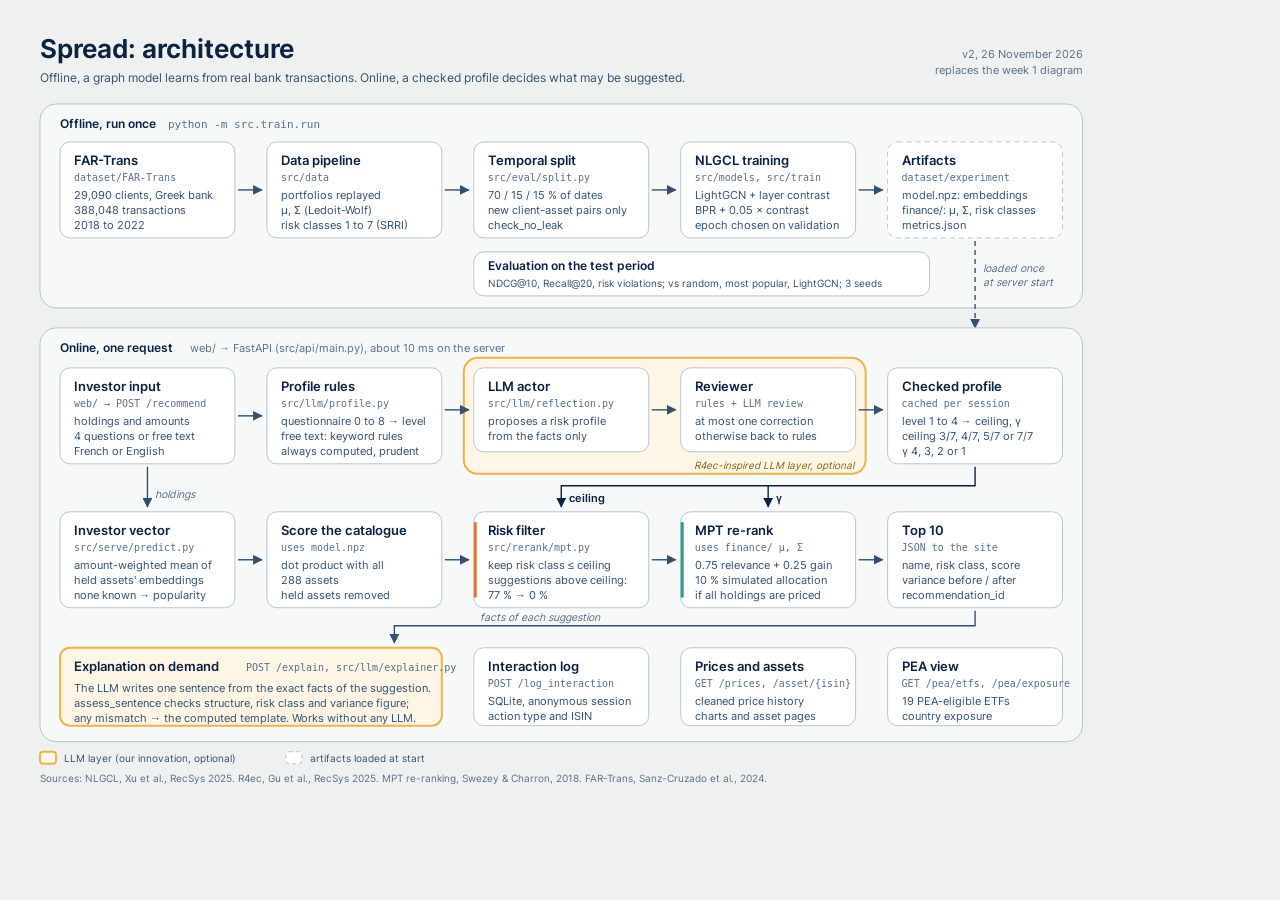
<file: docs/architecture.html>
<!doctype html>
<!-- Source of docs/Finance_Recommendation_Architecture.pdf. Generated; edit the numbers here, then print to PDF
     (A4 landscape, no margins), e.g. msedge --headless --print-to-pdf=docs/Finance_Recommendation_Architecture.pdf -->
<html lang="en"><head><meta charset="utf-8"><title>Spread: architecture</title>
<style>
@font-face { font-family: "Inter"; font-weight: 100 900; src: url("../web/fonts/inter-latin.woff2") format("woff2"); }
@font-face { font-family: "Inter"; font-weight: 100 900; src: url("../web/fonts/inter-latin-ext.woff2") format("woff2");
  unicode-range: U+0100-024F, U+1E00-1EFF, U+2020, U+20A0-20AB, U+20AD-20CF; }
@font-face { font-family: "Inter"; font-weight: 100 900; src: url("../web/fonts/inter-greek.woff2") format("woff2");
  unicode-range: U+0370-03FF; }
@page { size: A4 landscape; margin: 0; }
html, body { margin: 0; background: #EEF1F0; }
svg { display: block; width: 297mm; height: 210mm; }
</style></head><body>
<svg xmlns="http://www.w3.org/2000/svg" viewBox="0 0 1123 794" width="1123" height="794" font-family="Inter, 'Segoe UI', sans-serif"><defs><marker id="head" viewBox="0 0 10 10" refX="9" refY="5" markerWidth="7" markerHeight="7" orient="auto-start-reverse"><path d="M0 0 L10 5 L0 10 z" fill="context-stroke"/></marker></defs><rect width="1123" height="794" fill="#EEF1F0"/><text x="40" y="58" font-size="26" font-weight="650" fill="#0C2340" text-anchor="start">Spread: architecture</text><text x="40" y="82" font-size="12.5" font-weight="400" fill="#34506E" text-anchor="start">Offline, a graph model learns from real bank transactions. Online, a checked profile decides what may be suggested.</text><text x="1083" y="58" font-size="11" font-weight="400" fill="#5A7088" text-anchor="end">v2, 26 November 2026</text><text x="1083" y="74" font-size="11" font-weight="400" fill="#5A7088" text-anchor="end">replaces the week 1 diagram</text><rect x="40" y="104" width="1043" height="204" rx="16" fill="#F7F9F9" stroke="#B7C4CE"/><text x="60" y="128" font-size="12.5" font-weight="600" fill="#0C2340" text-anchor="start">Offline, run once</text><text x="168" y="128" font-size="11" font-weight="400" fill="#5A7088" text-anchor="start" font-family="Consolas, 'Cascadia Mono', monospace">python -m src.train.run</text><rect x="60" y="142" width="175" height="96" rx="10" fill="#FFFFFF" stroke="#B7C4CE" stroke-width="1"/><text x="74" y="165" font-size="13.5" font-weight="600" fill="#0C2340" text-anchor="start">FAR-Trans</text><text x="74" y="181" font-size="10" font-weight="400" fill="#5A7088" text-anchor="start" font-family="Consolas, 'Cascadia Mono', monospace">dataset/FAR-Trans</text><text x="74" y="199" font-size="11" font-weight="400" fill="#34506E" text-anchor="start">29,090 clients, Greek bank</text><text x="74" y="214" font-size="11" font-weight="400" fill="#34506E" text-anchor="start">388,048 transactions</text><text x="74" y="229" font-size="11" font-weight="400" fill="#34506E" text-anchor="start">2018 to 2022</text><rect x="267" y="142" width="175" height="96" rx="10" fill="#FFFFFF" stroke="#B7C4CE" stroke-width="1"/><text x="281" y="165" font-size="13.5" font-weight="600" fill="#0C2340" text-anchor="start">Data pipeline</text><text x="281" y="181" font-size="10" font-weight="400" fill="#5A7088" text-anchor="start" font-family="Consolas, 'Cascadia Mono', monospace">src/data</text><text x="281" y="199" font-size="11" font-weight="400" fill="#34506E" text-anchor="start">portfolios replayed</text><text x="281" y="214" font-size="11" font-weight="400" fill="#34506E" text-anchor="start">μ, Σ (Ledoit-Wolf)</text><text x="281" y="229" font-size="11" font-weight="400" fill="#34506E" text-anchor="start">risk classes 1 to 7 (SRRI)</text><rect x="474" y="142" width="175" height="96" rx="10" fill="#FFFFFF" stroke="#B7C4CE" stroke-width="1"/><text x="488" y="165" font-size="13.5" font-weight="600" fill="#0C2340" text-anchor="start">Temporal split</text><text x="488" y="181" font-size="10" font-weight="400" fill="#5A7088" text-anchor="start" font-family="Consolas, 'Cascadia Mono', monospace">src/eval/split.py</text><text x="488" y="199" font-size="11" font-weight="400" fill="#34506E" text-anchor="start">70 / 15 / 15 % of dates</text><text x="488" y="214" font-size="11" font-weight="400" fill="#34506E" text-anchor="start">new client-asset pairs only</text><text x="488" y="229" font-size="11" font-weight="400" fill="#34506E" text-anchor="start">check_no_leak</text><rect x="681" y="142" width="175" height="96" rx="10" fill="#FFFFFF" stroke="#B7C4CE" stroke-width="1"/><text x="695" y="165" font-size="13.5" font-weight="600" fill="#0C2340" text-anchor="start">NLGCL training</text><text x="695" y="181" font-size="10" font-weight="400" fill="#5A7088" text-anchor="start" font-family="Consolas, 'Cascadia Mono', monospace">src/models, src/train</text><text x="695" y="199" font-size="11" font-weight="400" fill="#34506E" text-anchor="start">LightGCN + layer contrast</text><text x="695" y="214" font-size="11" font-weight="400" fill="#34506E" text-anchor="start">BPR + 0.05 × contrast</text><text x="695" y="229" font-size="11" font-weight="400" fill="#34506E" text-anchor="start">epoch chosen on validation</text><rect x="888" y="142" width="175" height="96" rx="10" fill="#FFFFFF" stroke="#B7C4CE" stroke-width="1" stroke-dasharray="5 4"/><text x="902" y="165" font-size="13.5" font-weight="600" fill="#0C2340" text-anchor="start">Artifacts</text><text x="902" y="181" font-size="10" font-weight="400" fill="#5A7088" text-anchor="start" font-family="Consolas, 'Cascadia Mono', monospace">dataset/experiment</text><text x="902" y="199" font-size="11" font-weight="400" fill="#34506E" text-anchor="start">model.npz: embeddings</text><text x="902" y="214" font-size="11" font-weight="400" fill="#34506E" text-anchor="start">finance/: μ, Σ, risk classes</text><text x="902" y="229" font-size="11" font-weight="400" fill="#34506E" text-anchor="start">metrics.json</text><path d="M238 190 L262 190" fill="none" stroke="#34506E" stroke-width="1.4" marker-end="url(#head)"/><path d="M445 190 L469 190" fill="none" stroke="#34506E" stroke-width="1.4" marker-end="url(#head)"/><path d="M652 190 L676 190" fill="none" stroke="#34506E" stroke-width="1.4" marker-end="url(#head)"/><path d="M859 190 L883 190" fill="none" stroke="#34506E" stroke-width="1.4" marker-end="url(#head)"/><rect x="474" y="252" width="456" height="44" rx="10" fill="#FFFFFF" stroke="#B7C4CE"/><text x="488" y="270" font-size="12" font-weight="600" fill="#0C2340" text-anchor="start">Evaluation on the test period</text><text x="488" y="287" font-size="10.5" font-weight="400" fill="#34506E" text-anchor="start">NDCG@10, Recall@20, risk violations; vs random, most popular, LightGCN; 3 seeds</text><path d="M975.5 241 L975.5 328" fill="none" stroke="#34506E" stroke-width="1.4" stroke-dasharray="5 4" marker-end="url(#head)"/><text x="983.5" y="272" font-size="10.5" font-weight="400" fill="#5A7088" text-anchor="start" font-style="italic">loaded once</text><text x="983.5" y="286" font-size="10.5" font-weight="400" fill="#5A7088" text-anchor="start" font-style="italic">at server start</text><rect x="40" y="328" width="1043" height="414" rx="16" fill="#F7F9F9" stroke="#B7C4CE"/><text x="60" y="352" font-size="12.5" font-weight="600" fill="#0C2340" text-anchor="start">Online, one request</text><text x="190" y="352" font-size="11" font-weight="400" fill="#5A7088" text-anchor="start">web/ → FastAPI (src/api/main.py), about 10 ms on the server</text><rect x="60" y="368" width="175" height="96" rx="10" fill="#FFFFFF" stroke="#B7C4CE" stroke-width="1"/><text x="74" y="391" font-size="13.5" font-weight="600" fill="#0C2340" text-anchor="start">Investor input</text><text x="74" y="407" font-size="10" font-weight="400" fill="#5A7088" text-anchor="start" font-family="Consolas, 'Cascadia Mono', monospace">web/ → POST /recommend</text><text x="74" y="425" font-size="11" font-weight="400" fill="#34506E" text-anchor="start">holdings and amounts</text><text x="74" y="440" font-size="11" font-weight="400" fill="#34506E" text-anchor="start">4 questions or free text</text><text x="74" y="455" font-size="11" font-weight="400" fill="#34506E" text-anchor="start">French or English</text><rect x="267" y="368" width="175" height="96" rx="10" fill="#FFFFFF" stroke="#B7C4CE" stroke-width="1"/><text x="281" y="391" font-size="13.5" font-weight="600" fill="#0C2340" text-anchor="start">Profile rules</text><text x="281" y="407" font-size="10" font-weight="400" fill="#5A7088" text-anchor="start" font-family="Consolas, 'Cascadia Mono', monospace">src/llm/profile.py</text><text x="281" y="425" font-size="11" font-weight="400" fill="#34506E" text-anchor="start">questionnaire 0 to 8 → level</text><text x="281" y="440" font-size="11" font-weight="400" fill="#34506E" text-anchor="start">free text: keyword rules</text><text x="281" y="455" font-size="11" font-weight="400" fill="#34506E" text-anchor="start">always computed, prudent</text><rect x="464" y="358" width="402" height="116" rx="14" fill="#FDF6E7" stroke="#E9B44C" stroke-width="2"/><text x="854" y="469" font-size="10" font-weight="400" fill="#8A6414" text-anchor="end" font-style="italic">R4ec-inspired LLM layer, optional</text><rect x="474" y="368" width="175" height="84" rx="10" fill="#FFFFFF" stroke="#B7C4CE" stroke-width="1"/><text x="488" y="391" font-size="13.5" font-weight="600" fill="#0C2340" text-anchor="start">LLM actor</text><text x="488" y="407" font-size="10" font-weight="400" fill="#5A7088" text-anchor="start" font-family="Consolas, 'Cascadia Mono', monospace">src/llm/reflection.py</text><text x="488" y="425" font-size="11" font-weight="400" fill="#34506E" text-anchor="start">proposes a risk profile</text><text x="488" y="440" font-size="11" font-weight="400" fill="#34506E" text-anchor="start">from the facts only</text><rect x="681" y="368" width="175" height="84" rx="10" fill="#FFFFFF" stroke="#B7C4CE" stroke-width="1"/><text x="695" y="391" font-size="13.5" font-weight="600" fill="#0C2340" text-anchor="start">Reviewer</text><text x="695" y="407" font-size="10" font-weight="400" fill="#5A7088" text-anchor="start" font-family="Consolas, 'Cascadia Mono', monospace">rules + LLM review</text><text x="695" y="425" font-size="11" font-weight="400" fill="#34506E" text-anchor="start">at most one correction</text><text x="695" y="440" font-size="11" font-weight="400" fill="#34506E" text-anchor="start">otherwise back to rules</text><rect x="888" y="368" width="175" height="96" rx="10" fill="#FFFFFF" stroke="#B7C4CE" stroke-width="1"/><text x="902" y="391" font-size="13.5" font-weight="600" fill="#0C2340" text-anchor="start">Checked profile</text><text x="902" y="407" font-size="10" font-weight="400" fill="#5A7088" text-anchor="start" font-family="Consolas, 'Cascadia Mono', monospace">cached per session</text><text x="902" y="425" font-size="11" font-weight="400" fill="#34506E" text-anchor="start">level 1 to 4 → ceiling, γ</text><text x="902" y="440" font-size="11" font-weight="400" fill="#34506E" text-anchor="start">ceiling 3/7, 4/7, 5/7 or 7/7</text><text x="902" y="455" font-size="11" font-weight="400" fill="#34506E" text-anchor="start">γ 4, 3, 2 or 1</text><path d="M238 416 L262 416" fill="none" stroke="#34506E" stroke-width="1.4" marker-end="url(#head)"/><path d="M445 410 L469 410" fill="none" stroke="#34506E" stroke-width="1.4" marker-end="url(#head)"/><path d="M652 410 L676 410" fill="none" stroke="#34506E" stroke-width="1.4" marker-end="url(#head)"/><path d="M859 410 L883 410" fill="none" stroke="#34506E" stroke-width="1.4" marker-end="url(#head)"/><rect x="60" y="512" width="175" height="96" rx="10" fill="#FFFFFF" stroke="#B7C4CE" stroke-width="1"/><text x="74" y="535" font-size="13.5" font-weight="600" fill="#0C2340" text-anchor="start">Investor vector</text><text x="74" y="551" font-size="10" font-weight="400" fill="#5A7088" text-anchor="start" font-family="Consolas, 'Cascadia Mono', monospace">src/serve/predict.py</text><text x="74" y="569" font-size="11" font-weight="400" fill="#34506E" text-anchor="start">amount-weighted mean of</text><text x="74" y="584" font-size="11" font-weight="400" fill="#34506E" text-anchor="start">held assets&#x27; embeddings</text><text x="74" y="599" font-size="11" font-weight="400" fill="#34506E" text-anchor="start">none known → popularity</text><rect x="267" y="512" width="175" height="96" rx="10" fill="#FFFFFF" stroke="#B7C4CE" stroke-width="1"/><text x="281" y="535" font-size="13.5" font-weight="600" fill="#0C2340" text-anchor="start">Score the catalogue</text><text x="281" y="551" font-size="10" font-weight="400" fill="#5A7088" text-anchor="start" font-family="Consolas, 'Cascadia Mono', monospace">uses model.npz</text><text x="281" y="569" font-size="11" font-weight="400" fill="#34506E" text-anchor="start">dot product with all</text><text x="281" y="584" font-size="11" font-weight="400" fill="#34506E" text-anchor="start">288 assets</text><text x="281" y="599" font-size="11" font-weight="400" fill="#34506E" text-anchor="start">held assets removed</text><rect x="474" y="512" width="175" height="96" rx="10" fill="#FFFFFF" stroke="#B7C4CE" stroke-width="1"/><rect x="474" y="522" width="3" height="76" rx="1.5" fill="#E07A3F"/><text x="488" y="535" font-size="13.5" font-weight="600" fill="#0C2340" text-anchor="start">Risk filter</text><text x="488" y="551" font-size="10" font-weight="400" fill="#5A7088" text-anchor="start" font-family="Consolas, 'Cascadia Mono', monospace">src/rerank/mpt.py</text><text x="488" y="569" font-size="11" font-weight="400" fill="#34506E" text-anchor="start">keep risk class ≤ ceiling</text><text x="488" y="584" font-size="11" font-weight="400" fill="#34506E" text-anchor="start">suggestions above ceiling:</text><text x="488" y="599" font-size="11" font-weight="400" fill="#34506E" text-anchor="start">77 % → 0 %</text><rect x="681" y="512" width="175" height="96" rx="10" fill="#FFFFFF" stroke="#B7C4CE" stroke-width="1"/><rect x="681" y="522" width="3" height="76" rx="1.5" fill="#2A9D8F"/><text x="695" y="535" font-size="13.5" font-weight="600" fill="#0C2340" text-anchor="start">MPT re-rank</text><text x="695" y="551" font-size="10" font-weight="400" fill="#5A7088" text-anchor="start" font-family="Consolas, 'Cascadia Mono', monospace">uses finance/ μ, Σ</text><text x="695" y="569" font-size="11" font-weight="400" fill="#34506E" text-anchor="start">0.75 relevance + 0.25 gain</text><text x="695" y="584" font-size="11" font-weight="400" fill="#34506E" text-anchor="start">10 % simulated allocation</text><text x="695" y="599" font-size="11" font-weight="400" fill="#34506E" text-anchor="start">if all holdings are priced</text><rect x="888" y="512" width="175" height="96" rx="10" fill="#FFFFFF" stroke="#B7C4CE" stroke-width="1"/><text x="902" y="535" font-size="13.5" font-weight="600" fill="#0C2340" text-anchor="start">Top 10</text><text x="902" y="551" font-size="10" font-weight="400" fill="#5A7088" text-anchor="start" font-family="Consolas, 'Cascadia Mono', monospace">JSON to the site</text><text x="902" y="569" font-size="11" font-weight="400" fill="#34506E" text-anchor="start">name, risk class, score</text><text x="902" y="584" font-size="11" font-weight="400" fill="#34506E" text-anchor="start">variance before / after</text><text x="902" y="599" font-size="11" font-weight="400" fill="#34506E" text-anchor="start">recommendation_id</text><path d="M238 560 L262 560" fill="none" stroke="#34506E" stroke-width="1.4" marker-end="url(#head)"/><path d="M445 560 L469 560" fill="none" stroke="#34506E" stroke-width="1.4" marker-end="url(#head)"/><path d="M652 560 L676 560" fill="none" stroke="#34506E" stroke-width="1.4" marker-end="url(#head)"/><path d="M859 560 L883 560" fill="none" stroke="#34506E" stroke-width="1.4" marker-end="url(#head)"/><path d="M147.5 467 L147.5 507" fill="none" stroke="#34506E" stroke-width="1.4" marker-end="url(#head)"/><text x="155.5" y="498" font-size="10.5" font-weight="400" fill="#5A7088" text-anchor="start" font-style="italic">holdings</text><path d="M975.5 467 L975.5 486 L768.5 486 L768.5 507" fill="none" stroke="#0C2340" stroke-width="1.4" marker-end="url(#head)"/><path d="M768.5 486 L561.5 486 L561.5 507" fill="none" stroke="#0C2340" stroke-width="1.4" marker-end="url(#head)"/><text x="776.5" y="502" font-size="11" font-weight="600" fill="#0C2340" text-anchor="start">γ</text><text x="569.5" y="502" font-size="11" font-weight="600" fill="#0C2340" text-anchor="start">ceiling</text><rect x="60" y="648" width="382" height="78" rx="10" fill="#FDF6E7" stroke="#E9B44C" stroke-width="2"/><text x="74" y="671" font-size="13.5" font-weight="600" fill="#0C2340" text-anchor="start">Explanation on demand</text><text x="246" y="671" font-size="10" font-weight="400" fill="#5A7088" text-anchor="start" font-family="Consolas, 'Cascadia Mono', monospace">POST /explain, src/llm/explainer.py</text><text x="74" y="692" font-size="11" font-weight="400" fill="#34506E" text-anchor="start">The LLM writes one sentence from the exact facts of the suggestion.</text><text x="74" y="707" font-size="11" font-weight="400" fill="#34506E" text-anchor="start">assess_sentence checks structure, risk class and variance figure;</text><text x="74" y="722" font-size="11" font-weight="400" fill="#34506E" text-anchor="start">any mismatch → the computed template. Works without any LLM.</text><rect x="474" y="648" width="175" height="78" rx="10" fill="#FFFFFF" stroke="#B7C4CE" stroke-width="1"/><text x="488" y="671" font-size="13.5" font-weight="600" fill="#0C2340" text-anchor="start">Interaction log</text><text x="488" y="687" font-size="10" font-weight="400" fill="#5A7088" text-anchor="start" font-family="Consolas, 'Cascadia Mono', monospace">POST /log_interaction</text><text x="488" y="705" font-size="11" font-weight="400" fill="#34506E" text-anchor="start">SQLite, anonymous session</text><text x="488" y="720" font-size="11" font-weight="400" fill="#34506E" text-anchor="start">action type and ISIN</text><rect x="681" y="648" width="175" height="78" rx="10" fill="#FFFFFF" stroke="#B7C4CE" stroke-width="1"/><text x="695" y="671" font-size="13.5" font-weight="600" fill="#0C2340" text-anchor="start">Prices and assets</text><text x="695" y="687" font-size="10" font-weight="400" fill="#5A7088" text-anchor="start" font-family="Consolas, 'Cascadia Mono', monospace">GET /prices, /asset/{isin}</text><text x="695" y="705" font-size="11" font-weight="400" fill="#34506E" text-anchor="start">cleaned price history</text><text x="695" y="720" font-size="11" font-weight="400" fill="#34506E" text-anchor="start">charts and asset pages</text><rect x="888" y="648" width="175" height="78" rx="10" fill="#FFFFFF" stroke="#B7C4CE" stroke-width="1"/><text x="902" y="671" font-size="13.5" font-weight="600" fill="#0C2340" text-anchor="start">PEA view</text><text x="902" y="687" font-size="10" font-weight="400" fill="#5A7088" text-anchor="start" font-family="Consolas, 'Cascadia Mono', monospace">GET /pea/etfs, /pea/exposure</text><text x="902" y="705" font-size="11" font-weight="400" fill="#34506E" text-anchor="start">19 PEA-eligible ETFs</text><text x="902" y="720" font-size="11" font-weight="400" fill="#34506E" text-anchor="start">country exposure</text><path d="M975.5 611 L975.5 626 L394.5 626 L394.5 643" fill="none" stroke="#34506E" stroke-width="1.4" marker-end="url(#head)"/><text x="480" y="621" font-size="10.5" font-weight="400" fill="#5A7088" text-anchor="start" font-style="italic">facts of each suggestion</text><rect x="40" y="752" width="16" height="12" rx="3" fill="#FDF6E7" stroke="#E9B44C" stroke-width="2"/><text x="64" y="762" font-size="10.5" font-weight="400" fill="#34506E" text-anchor="start">LLM layer (our innovation, optional)</text><rect x="286" y="752" width="16" height="12" rx="3" fill="#FFFFFF" stroke="#B7C4CE" stroke-dasharray="4 3"/><text x="310" y="762" font-size="10.5" font-weight="400" fill="#34506E" text-anchor="start">artifacts loaded at start</text><text x="40" y="782" font-size="10" font-weight="400" fill="#5A7088" text-anchor="start">Sources: NLGCL, Xu et al., RecSys 2025. R4ec, Gu et al., RecSys 2025. MPT re-ranking, Swezey &amp; Charron, 2018. FAR-Trans, Sanz-Cruzado et al., 2024.</text></svg>
</body></html>
</file>
